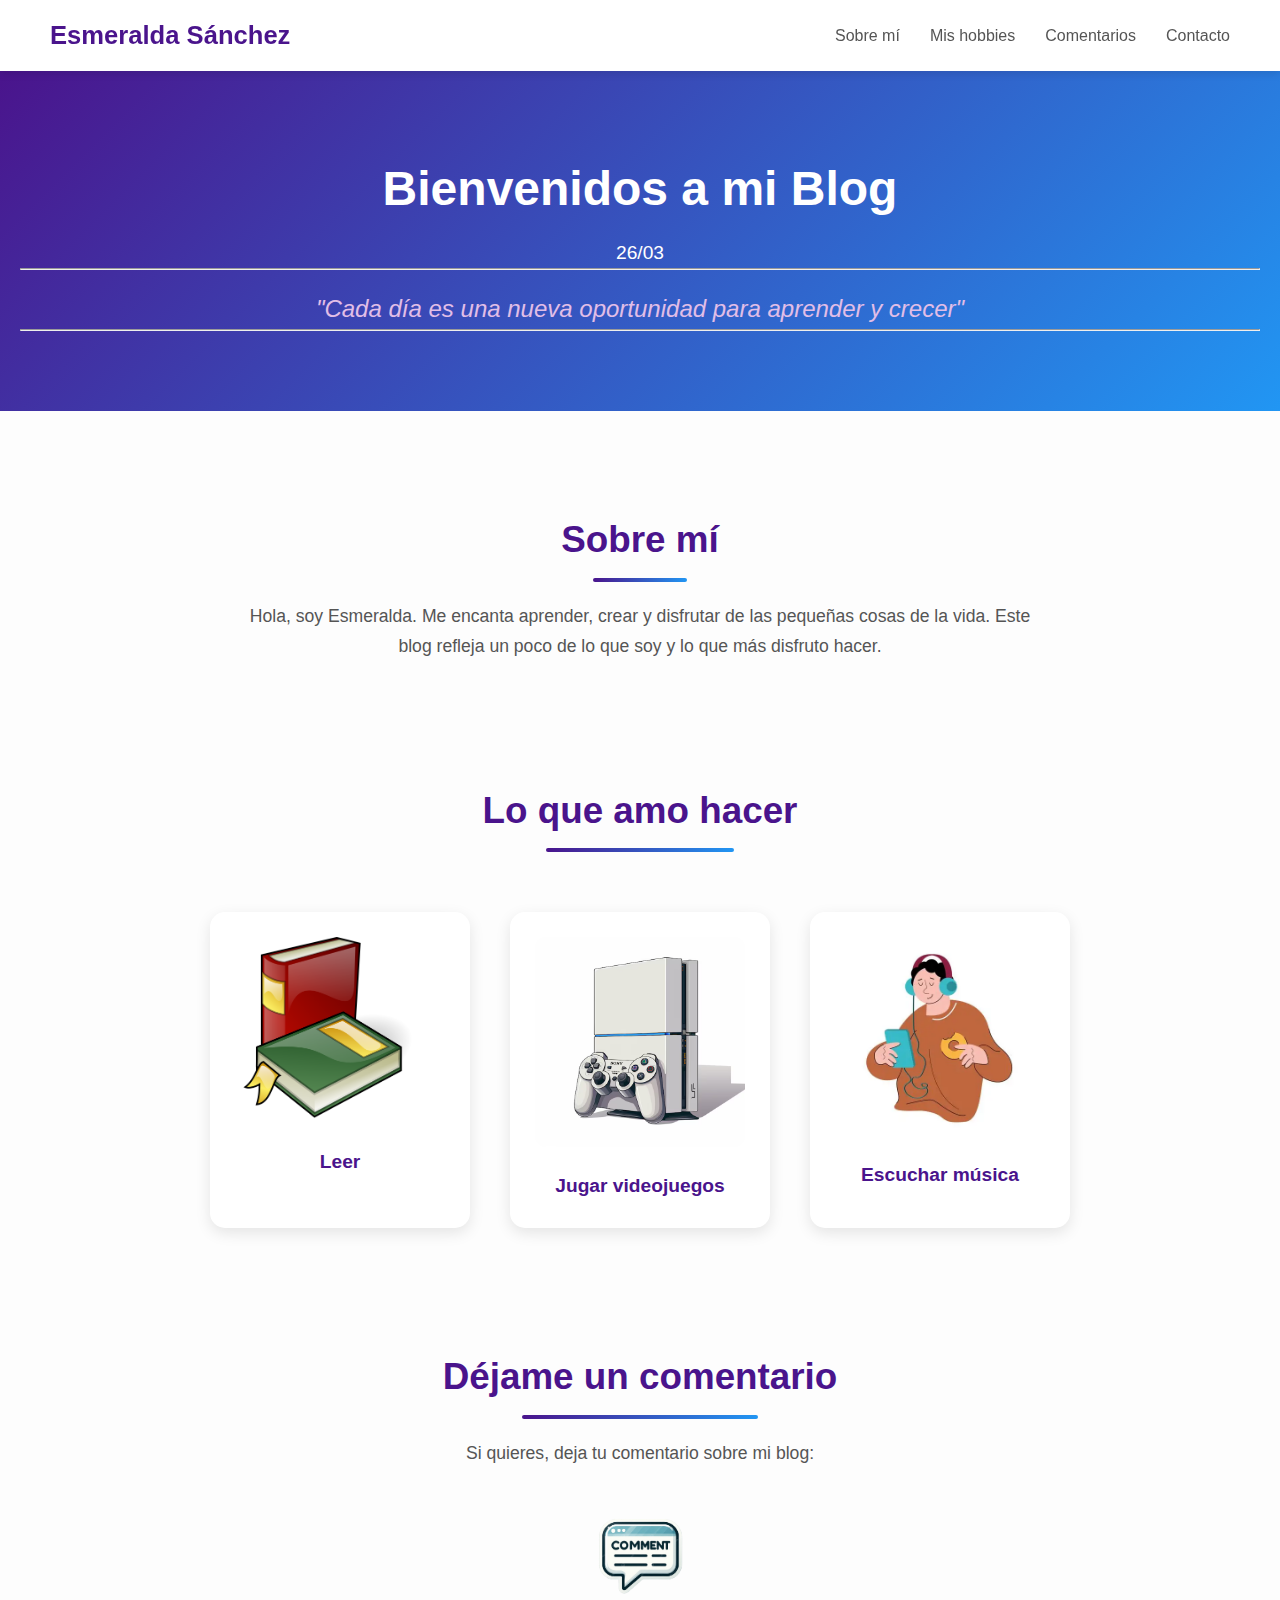
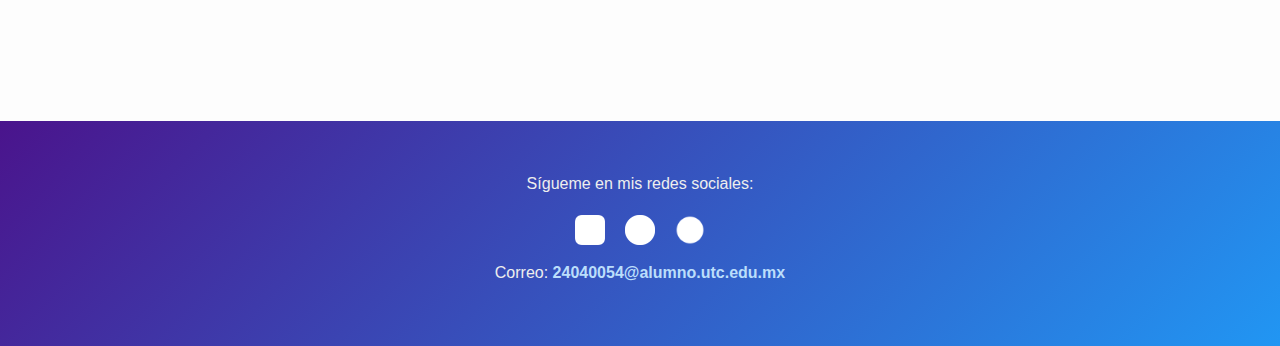
<file: index.html>
<!DOCTYPE html>
<html lang="es">
<head>
    <meta charset="UTF-8">
    <title>Blog de Esmeralda</title>
    <link rel="icon" href="images/icono.png" type="image/png">
    <link rel="stylesheet" href="styles/style.css">
</head>
<body>
    <nav>
        <h1>Esmeralda Sánchez</h1>
        <ul>
            <li><a href="#sobre">Sobre mí</a></li>
            <li><a href="#hobbies">Mis hobbies</a></li>
            <li><a href="#comentarios">Comentarios</a></li>
            <li><a href="#contacto">Contacto</a></li>
        </ul>
    </nav>

    <header>
        <h2>Bienvenidos a mi Blog</h2>
        <p>26/03</p>
        <hr>
        <p class="frase">"Cada día es una nueva oportunidad para aprender y crecer"</p>
        <hr>
    </header>

    <section id="sobre">
        <h2>Sobre mí</h2>
        <p>Hola, soy Esmeralda. Me encanta aprender, crear y disfrutar de las pequeñas cosas de la vida. 
        Este blog refleja un poco de lo que soy y lo que más disfruto hacer.</p>
    </section>

    <section id="hobbies">
        <h2>Lo que amo hacer</h2>
        <div class="actividades">
            <div class="actividad">
                <a href="lecturaCss.html"><img src="images/libro.png" alt="Leer libros"></a>
                <p>Leer</p>
            </div>
            <div class="actividad">
                <a href="videojuegosCss.html"><img src="images/videojuego.png" alt="Jugar videojuegos"></a>
                <p>Jugar videojuegos</p>
            </div>
            <div class="actividad">
                <a href="musicaCss.html"><img src="images/musica.png" alt="Escuchar música"></a>
                <p>Escuchar música</p>
            </div>
        </div>
    </section>

    <section id="comentarios">
        <h2>Déjame un comentario</h2>
        <p>Si quieres, deja tu comentario sobre mi blog:</p>
        <a href="formularioCss.html"><img src="images/comentario.png" alt="Formulario de comentarios" class="comentario-img"></a>
    </section>

    <footer id="contacto">
        <p>Sígueme en mis redes sociales:</p>
        <a href="https://www.instagram.com/esmessar" target="_blank">
            <img src="images/instagram.png" alt="Instagram">
        </a>
        <a href="https://www.facebook.com/share/17JAQgjP73" target="_blank">
            <img src="images/facebook.png" alt="Facebook">
        </a>
        <a href="https://www.tiktok.com/@eeeeeeesssmeeeeeeeee" target="_blank">
            <img src="images/tiktok.png" alt="TikTok">
        </a>
        <p>Correo: <a href="mailto:24040054@alumno.utc.edu.mx">24040054@alumno.utc.edu.mx</a></p>
    </footer>
</body>
</html>
</file>
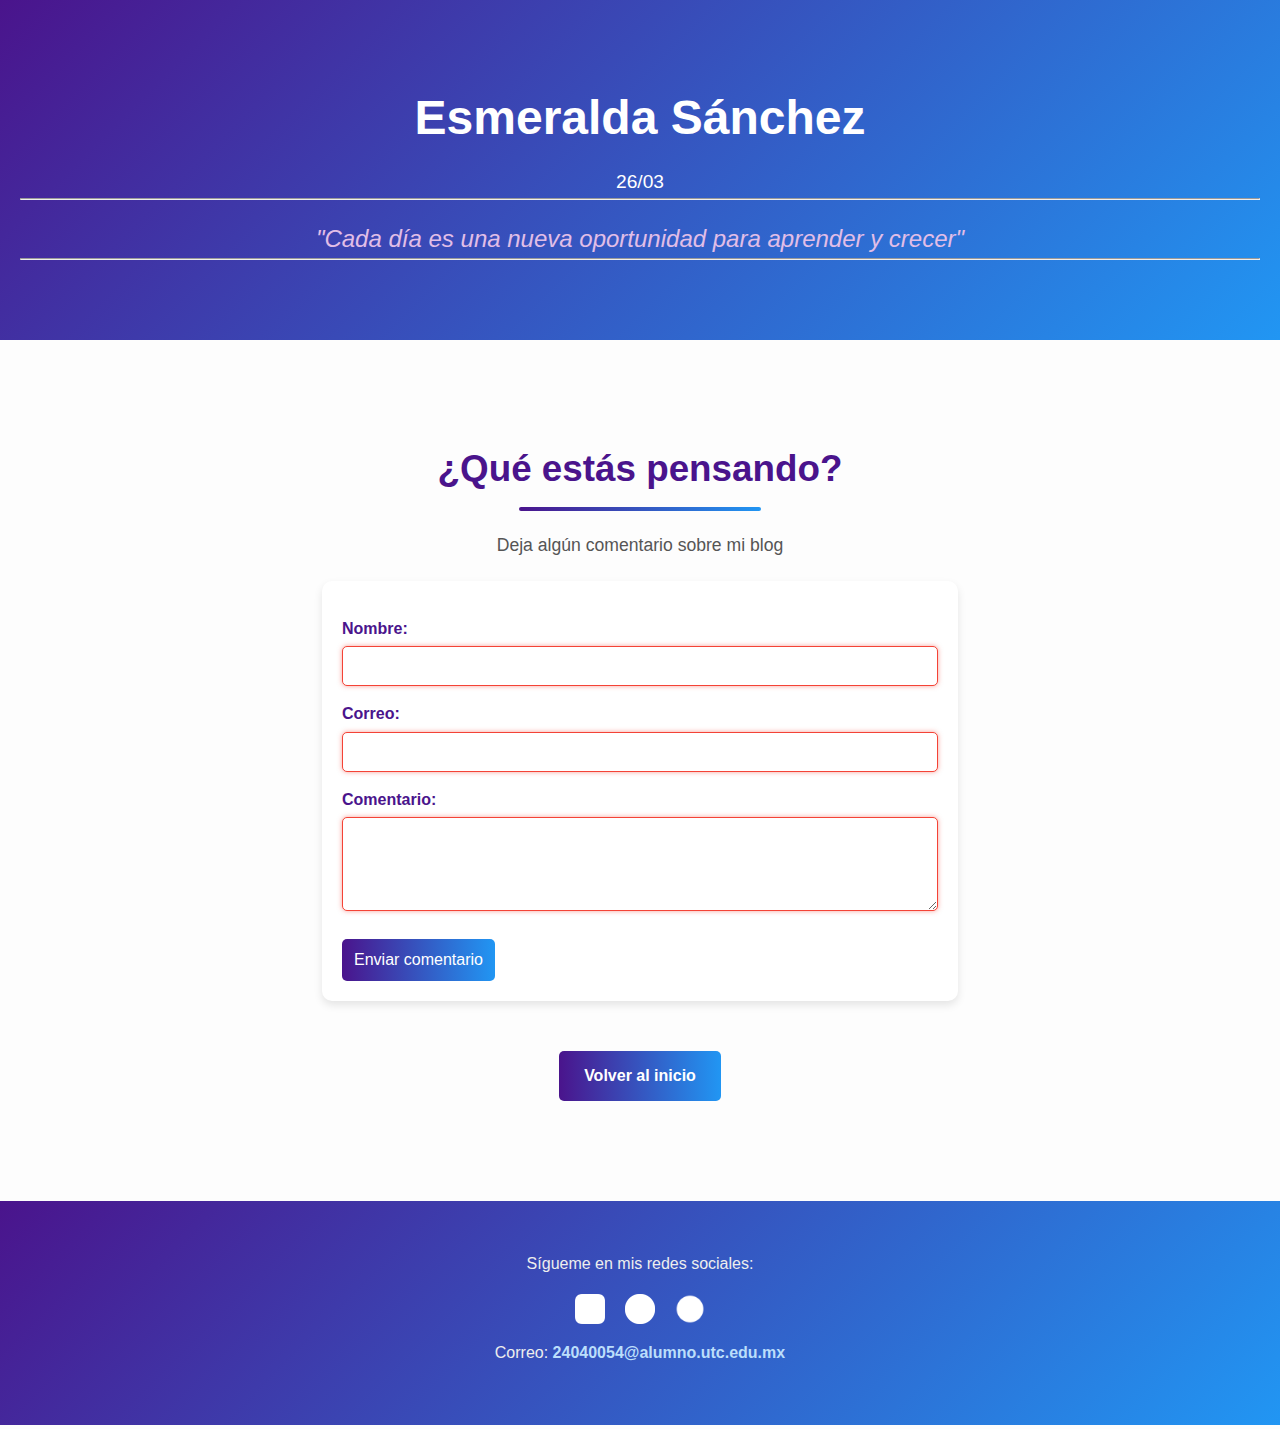
<file: formularioCss.html>
<!DOCTYPE html>
<html lang="es">
<head>
    <meta charset="UTF-8">
    <title>Formulario - Blog de Esmeralda</title>
    <link rel="icon" href="images/icono.png" type="image/png">
    <link rel="stylesheet" href="styles/style.css">
</head>
<body>
    <header>
        <h2>Esmeralda Sánchez</h2>
        <p>26/03</p>
        <hr>
        <p class="frase">"Cada día es una nueva oportunidad para aprender y crecer"</p>
        <hr>
    </header>

    <section>
        <h2>¿Qué estás pensando?</h2>
        <p>Deja algún comentario sobre mi blog</p>
        
        <form class="formulario">
            <label for="nombre">Nombre:</label>
            <input type="text" id="nombre" name="nombre" required>
            
            <label for="correo">Correo:</label>
            <input type="email" id="correo" name="correo" required>
            
            <label for="comentario">Comentario:</label>
            <textarea id="comentario" name="comentario" rows="4" required></textarea>
            
            <button type="submit">Enviar comentario</button>
        </form>

        <a href="index.html" class="btn-volver">Volver al inicio</a>
    </section>

    <footer>
        <p>Sígueme en mis redes sociales:</p>
        <a href="https://www.instagram.com/esmessar" target="_blank"><img src="images/instagram.png" alt="Instagram"></a>
        <a href="https://www.facebook.com/share/17JAQgjP73" target="_blank"><img src="images/facebook.png" alt="Facebook"></a>
        <a href="https://www.tiktok.com/@eeeeeeesssmeeeeeeeee" target="_blank"><img src="images/tiktok.png" alt="TikTok"></a>
        <p>Correo: <a href="mailto:24040054@alumno.utc.edu.mx">24040054@alumno.utc.edu.mx</a></p>
    </footer>
</body>
</html>
</file>
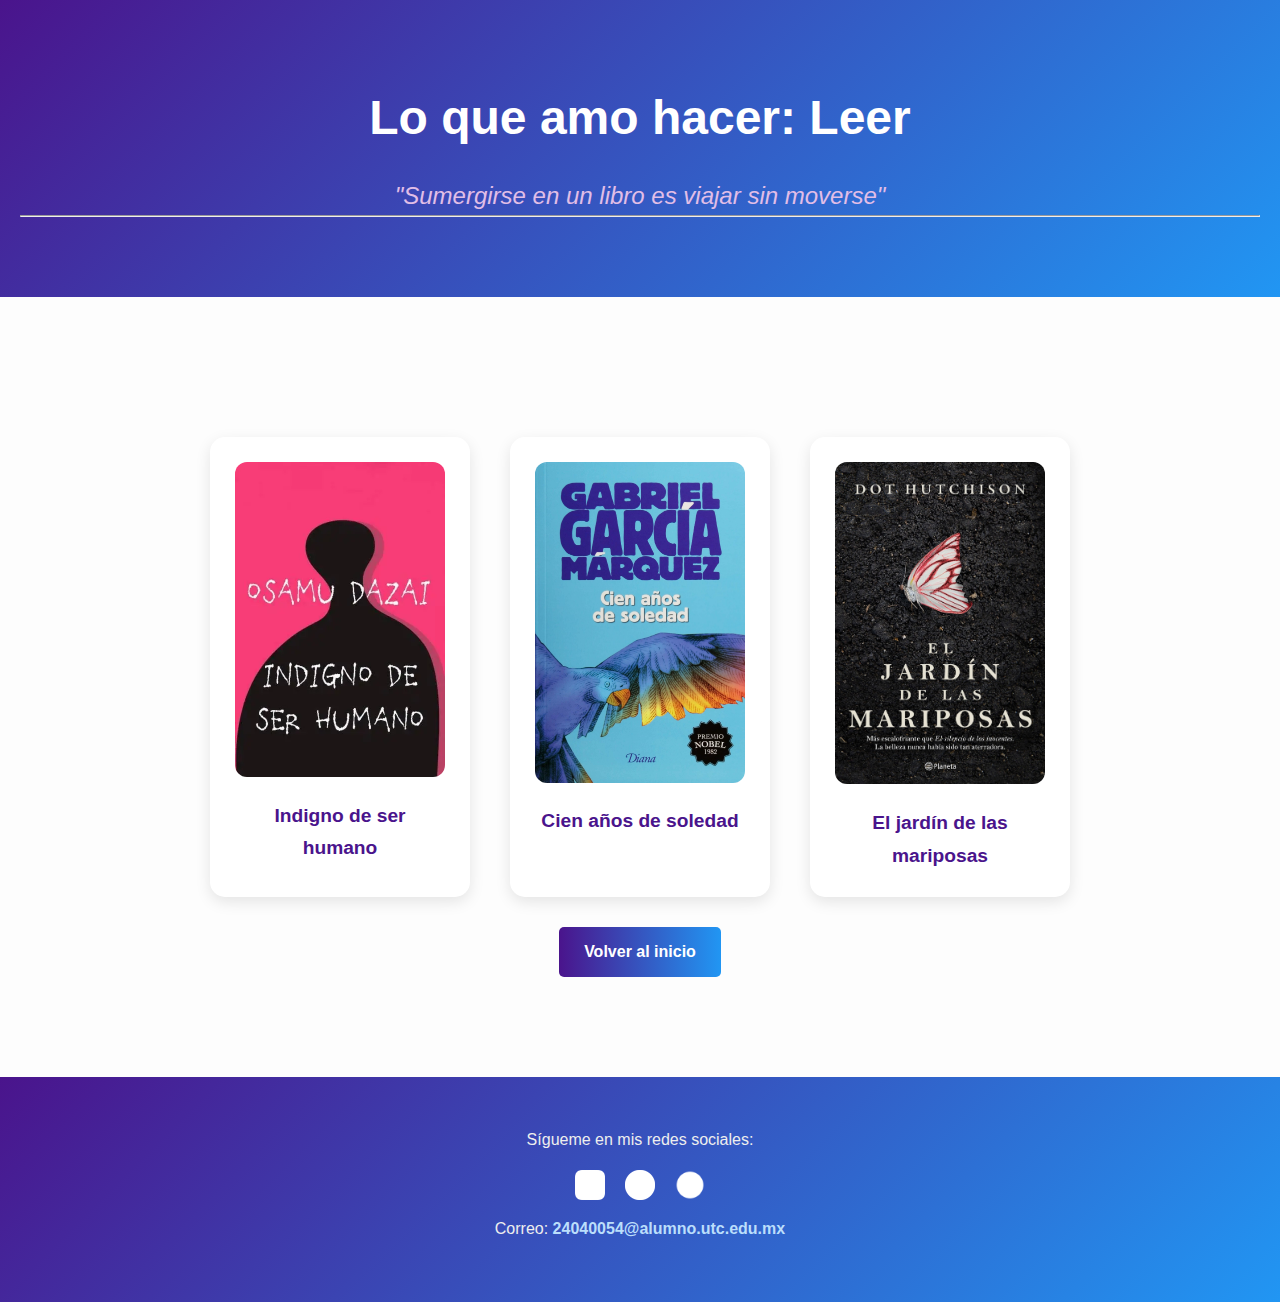
<file: lecturaCss.html>
<!DOCTYPE html>
<html lang="es">
<head>
    <meta charset="UTF-8">
    <title>Lectura - Blog de Esmeralda</title>
    <link rel="icon" href="images/icono.png" type="image/png">
    <link rel="stylesheet" href="styles/style.css">
</head>
<body>
    <header>
        <h2>Lo que amo hacer: Leer</h2>
        <p class="frase">"Sumergirse en un libro es viajar sin moverse"</p>
        <hr>
    </header>

    <section>
        <div class="actividades">
            <div class="actividad">
                <img src="images/libro1.webp" alt="Libro 1">
                <p>Indigno de ser humano</p>
            </div>
            <div class="actividad">
                <img src="images/libro2.jpg" alt="Libro 2">
                <p>Cien años de soledad</p>
            </div>
            <div class="actividad">
                <img src="images/libro3.jpeg" alt="Libro 3">
                <p>El jardín de las mariposas</p>
            </div>
        </div>
        <a href="index.html" class="btn-volver">Volver al inicio</a>
    </section>

    <footer>
        <p>Sígueme en mis redes sociales:</p>
        <a href="https://www.instagram.com/esmessar" target="_blank"><img src="images/instagram.png" alt="Instagram"></a>
        <a href="https://www.facebook.com/share/17JAQgjP73" target="_blank"><img src="images/facebook.png" alt="Facebook"></a>
        <a href="https://www.tiktok.com/@eeeeeeesssmeeeeeeeee" target="_blank"><img src="images/tiktok.png" alt="TikTok"></a>
        <p>Correo: <a href="mailto:24040054@alumno.utc.edu.mx">24040054@alumno.utc.edu.mx</a></p>
    </footer>
</body>
</html>
</file>
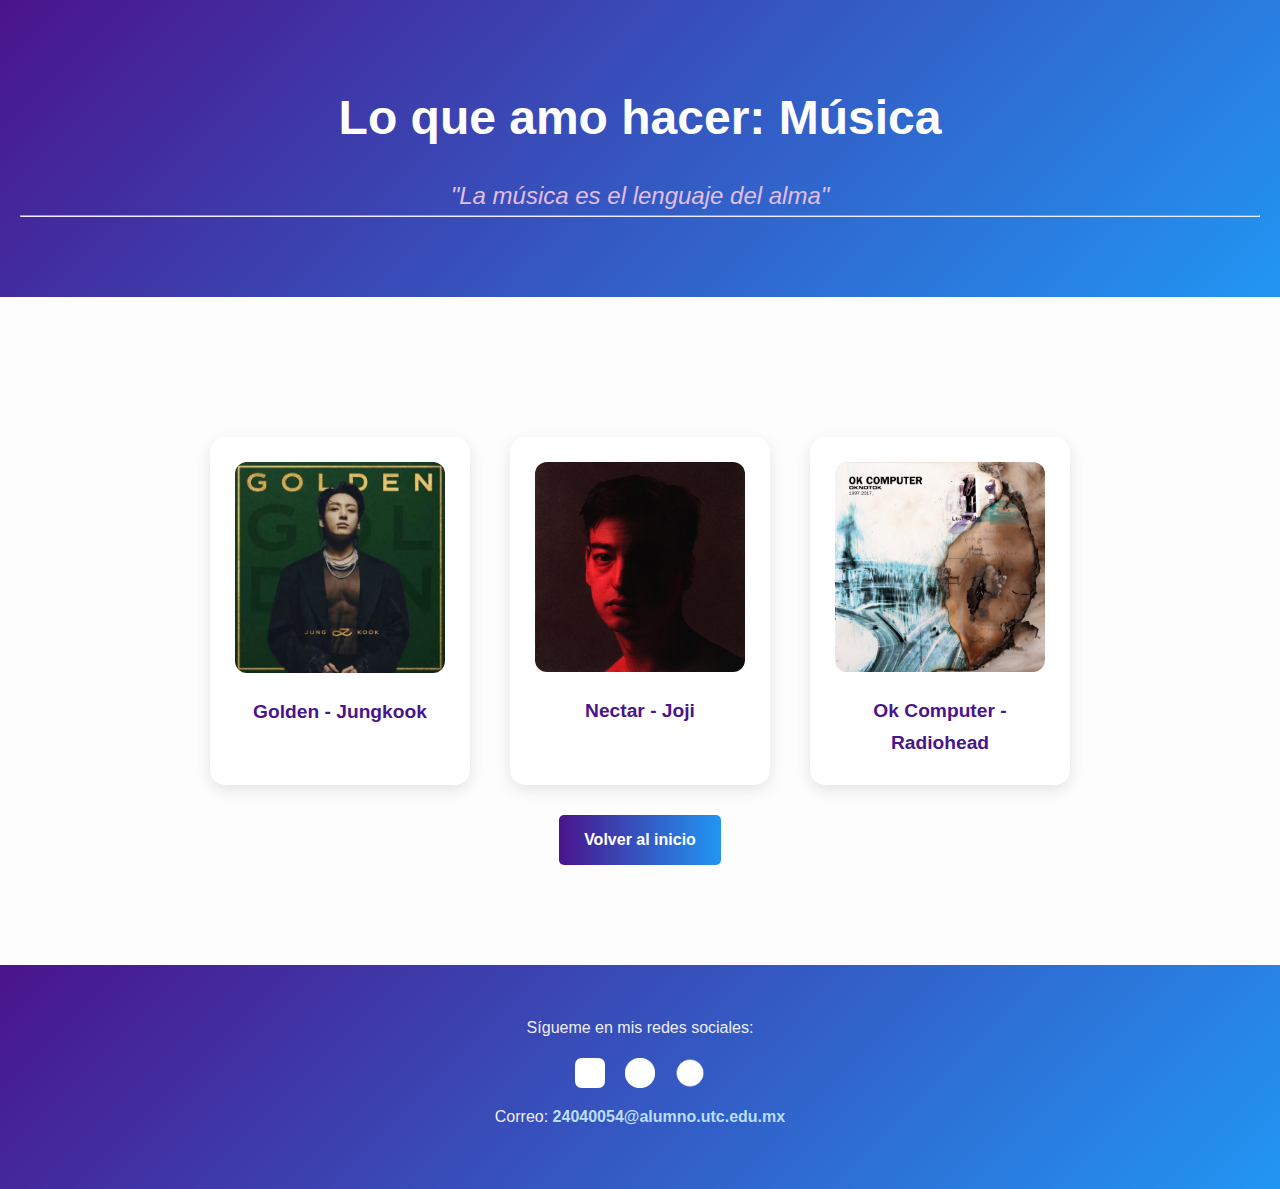
<file: musicaCss.html>
<!DOCTYPE html>
<html lang="es">
<head>
    <meta charset="UTF-8">
    <title>Música - Blog de Esmeralda</title>
    <link rel="icon" href="images/icono.png" type="image/png">
    <link rel="stylesheet" href="styles/style.css">
</head>
<body>
    <header>
        <h2>Lo que amo hacer: Música</h2>
        <p class="frase">"La música es el lenguaje del alma"</p>
        <hr>
    </header>

    <section>
        <div class="actividades">
            <div class="actividad">
                <img src="images/musica1.webp" alt="Música 1">
                <p>Golden - Jungkook</p>
            </div>
            <div class="actividad">
                <img src="images/musica2.jpg" alt="Música 2">
                <p>Nectar - Joji</p>
            </div>
            <div class="actividad">
                <img src="images/musica3.jpg" alt="Música 3">
                <p>Ok Computer - Radiohead</p>
            </div>
        </div>
        <a href="index.html" class="btn-volver">Volver al inicio</a>
    </section>

    <footer>
        <p>Sígueme en mis redes sociales:</p>
        <a href="https://www.instagram.com/esmessar" target="_blank"><img src="images/instagram.png" alt="Instagram"></a>
        <a href="https://www.facebook.com/share/17JAQgjP73" target="_blank"><img src="images/facebook.png" alt="Facebook"></a>
        <a href="https://www.tiktok.com/@eeeeeeesssmeeeeeeeee" target="_blank"><img src="images/tiktok.png" alt="TikTok"></a>
        <p>Correo: <a href="mailto:24040054@alumno.utc.edu.mx">24040054@alumno.utc.edu.mx</a></p>
    </footer>
</body>
</html>
</file>
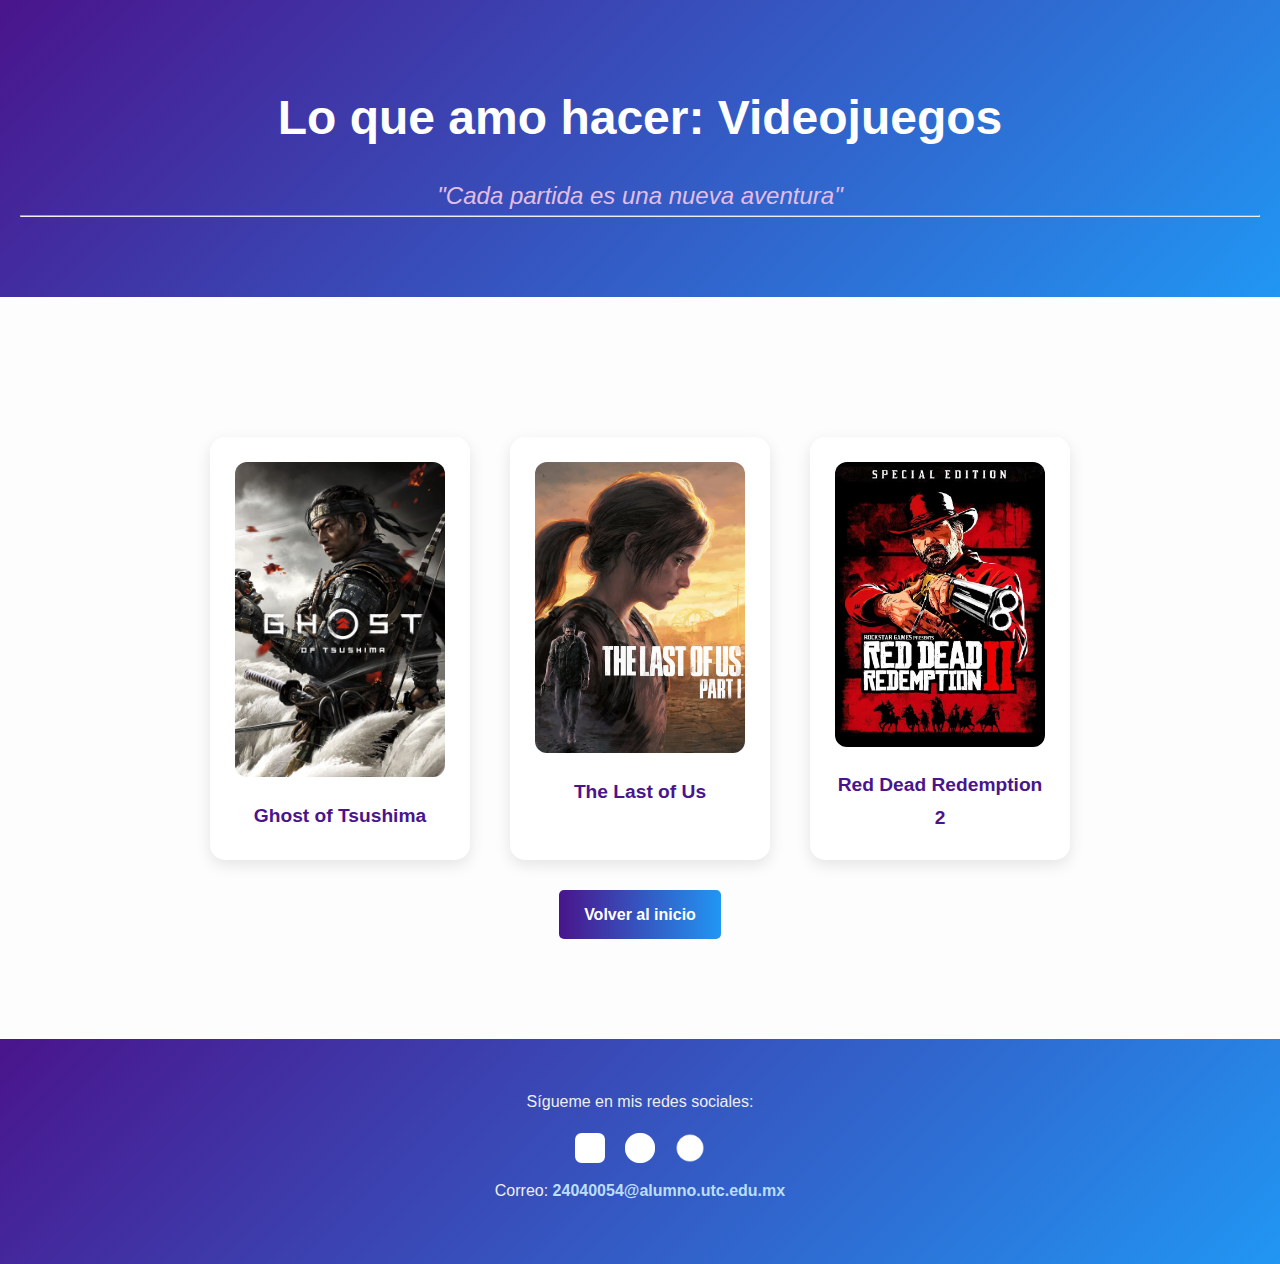
<file: videojuegosCss.html>
<!DOCTYPE html>
<html lang="es">
<head>
    <meta charset="UTF-8">
    <title>Videojuegos - Blog de Esmeralda</title>
    <link rel="icon" href="images/icono.png" type="image/png">
    <link rel="stylesheet" href="styles/style.css">
</head>
<body>
    <header>
        <h2>Lo que amo hacer: Videojuegos</h2>
        <p class="frase">"Cada partida es una nueva aventura"</p>
        <hr>
    </header>

    <section>
        <div class="actividades">
            <div class="actividad">
                <img src="images/juego1.jpeg" alt="Videojuego 1">
                <p>Ghost of Tsushima</p>
            </div>
            <div class="actividad">
                <img src="images/juego2.jpeg" alt="Videojuego 2">
                <p>The Last of Us</p>
            </div>
            <div class="actividad">
                <img src="images/juego3.jpg" alt="Videojuego 3">
                <p>Red Dead Redemption 2</p>
            </div>
        </div>
        <a href="index.html" class="btn-volver">Volver al inicio</a>
    </section>

    <footer>
        <p>Sígueme en mis redes sociales:</p>
        <a href="https://www.instagram.com/esmessar" target="_blank"><img src="images/instagram.png" alt="Instagram"></a>
        <a href="https://www.facebook.com/share/17JAQgjP73" target="_blank"><img src="images/facebook.png" alt="Facebook"></a>
        <a href="https://www.tiktok.com/@eeeeeeesssmeeeeeeeee" target="_blank"><img src="images/tiktok.png" alt="TikTok"></a>
        <p>Correo: <a href="mailto:24040054@alumno.utc.edu.mx">24040054@alumno.utc.edu.mx</a></p>
    </footer>
</body>
</html>
</file>
<file: styles/style.css>
/* ==================================================
   VARIABLES GLOBALES
   ================================================== */
:root {
    --color-primary: #4a148c;
    --color-secondary: #2196f3;
    --color-accent: #e1bee7;
    --color-text: #333;
    --color-text-light: #555;
    --color-bg: #fdfdfd;
    --shadow-light: 0 3px 8px rgba(0,0,0,0.1);
    --shadow-medium: 0 5px 15px rgba(0,0,0,0.1);
    --shadow-hover: 0 12px 25px rgba(0,0,0,0.15);
    --radius-small: 5px;
    --radius-medium: 10px;
    --radius-large: 15px;
    --transition-default: 0.3s ease;
    --font-family: 'Poppins', sans-serif;
}

/* ==================================================
   ESTILOS GENERALES
   ================================================== */
* {
    margin: 0;
    padding: 0;
    box-sizing: border-box;
}

body {
    font-family: var(--font-family);
    background: var(--color-bg);
    color: var(--color-text);
    overflow-x: hidden;
    line-height: 1.6;
    font-size: 16px;
    text-align: center;
}

/* ==================================================
   NAVBAR
   ================================================== */
nav {
    background: rgba(255, 255, 255, 0.95);
    backdrop-filter: blur(8px);
    padding: 15px 50px;
    display: flex;
    justify-content: space-between;
    align-items: center;
    box-shadow: var(--shadow-light);
    position: sticky;
    top: 0;
    z-index: 100;
}

nav h1 {
    font-size: 1.6em;
    font-weight: bold;
    color: var(--color-primary);
}

nav ul {
    list-style: none;
    display: flex;
    gap: 30px;
}

nav ul li a {
    text-decoration: none;
    color: var(--color-text-light);
    font-weight: 500;
    position: relative;
    transition: color var(--transition-default);
}

nav ul li a::after {
    content: '';
    position: absolute;
    width: 0%;
    height: 2px;
    bottom: -5px;
    left: 0;
    background: linear-gradient(90deg, var(--color-primary), var(--color-secondary));
    transition: width var(--transition-default);
}

nav ul li a:hover {
    color: var(--color-primary);
}

nav ul li a:hover::after {
    width: 100%;
}

/* ==================================================
   HEADER
   ================================================== */
header {
    text-align: center;
    padding: 80px 20px;
    background: linear-gradient(135deg, var(--color-primary), var(--color-secondary));
    color: white;
    animation: fadeIn 1.5s cubic-bezier(0.4,0,0.2,1) forwards;
}

header h2 {
    font-size: 3em;
    margin-bottom: 10px;
}

header p {
    font-size: 1.2em;
}

.frase {
    font-style: italic;
    font-size: 1.5em;
    margin-top: 20px;
    color: var(--color-accent);
}

/* ==================================================
   ANIMACIONES
   ================================================== */
@keyframes fadeIn {
    from { opacity: 0; transform: translateY(30px);}
    to { opacity: 1; transform: translateY(0);}
}

/* ==================================================
   SECCIONES
   ================================================== */
section {
    max-width: 1100px;
    margin: 80px auto;
    padding: 20px;
    text-align: center;
}

section h2 {
    margin-bottom: 20px;
    font-size: 2.3em;
    color: var(--color-primary);
    position: relative;
    display: inline-block;
}

section h2::after {
    content: '';
    display: block;
    width: 60%;
    height: 4px;
    margin: 8px auto 0;
    border-radius: 2px;
    background: linear-gradient(90deg,var(--color-primary),var(--color-secondary));
}

section p {
    font-size: 1.1em;
    color: var(--color-text-light);
    max-width: 800px;
    margin: auto;
    line-height: 1.7;
}

/* ==================================================
   INDEX - ACTIVIDADES
   ================================================== */
.actividades {
    display: flex;
    justify-content: center;
    flex-wrap: wrap;
    gap: 40px;
    margin-top: 40px;
}

.actividad {
    background: white;
    border-radius: var(--radius-large);
    box-shadow: var(--shadow-medium);
    width: 260px;
    padding: 25px;
    transition: transform 0.4s ease, box-shadow 0.4s ease;
    cursor: pointer;
    text-align: center;
}

.actividad:hover {
    transform: translateY(-12px) scale(1.03);
    box-shadow: var(--shadow-hover);
}

.actividad img {
    width: 100%;
    border-radius: 12px;
    margin-bottom: 15px;
    transition: transform var(--transition-default);
}

.actividad:hover img {
    transform: scale(1.05);
}

.actividad p {
    font-weight: bold;
    color: var(--color-primary);
    font-size: 1.2em;
}

/* ==================================================
   FORMULARIO
   ================================================== */
form.formulario {
    margin: 20px auto;
    width: 60%;
    text-align: left;
    background: #fff;
    padding: 20px;
    border-radius: var(--radius-medium);
    box-shadow: 0px 4px 8px rgba(0,0,0,0.1);
}

form.formulario label {
    display: block;
    font-weight: bold;
    margin-top: 15px;
    color: var(--color-primary);
}

form.formulario input,
form.formulario textarea {
    width: 100%;
    margin-top: 5px;
    padding: 10px;
    border: 1px solid #ccc;
    border-radius: var(--radius-small);
    font-size: 1em;
    transition: border-color var(--transition-default), box-shadow var(--transition-default);
}

form.formulario input:focus,
form.formulario textarea:focus {
    outline: none;
    border-color: var(--color-primary);
    box-shadow: 0 0 5px rgba(126,87,194,0.5);
}

form.formulario input:invalid,
form.formulario textarea:invalid {
    border-color: #f44336;
    box-shadow: 0 0 5px rgba(244,67,54,0.5);
}

form.formulario button {
    margin-top: 20px;
    padding: 12px;
    background: linear-gradient(90deg,var(--color-primary),var(--color-secondary));
    color: white;
    border: none;
    border-radius: var(--radius-small);
    font-size: 1em;
    cursor: pointer;
    transition: opacity var(--transition-default);
}

form.formulario button:hover {
    opacity: 0.85;
}

/* ==================================================
   COMENTARIOS
   ================================================== */
.comentario-img {
    width: 120px;
    margin-top: 25px;
    transition: transform var(--transition-default), filter var(--transition-default);
}

.comentario-img:hover {
    transform: rotate(-5deg) scale(1.1);
    filter: drop-shadow(0 0 10px rgba(126,87,194,0.5));
}

/* ==================================================
   FOOTER
   ================================================== */
footer {
    background: linear-gradient(135deg,var(--color-primary),var(--color-secondary));
    color: #eee;
    text-align: center;
    padding: 50px 20px;
    margin-top: 80px;
}

footer p {
    margin-bottom: 10px;
}

footer img {
    width: 30px;
    margin: 8px;
    transition: transform var(--transition-default), filter var(--transition-default);
    filter: brightness(0) invert(1);
    cursor: pointer;
}

footer img:hover {
    transform: scale(1.3);
    filter: drop-shadow(0 0 8px var(--color-primary));
}

footer a {
    color: #bbdefb;
    text-decoration: none;
    font-weight: bold;
}

footer a:hover {
    text-decoration: underline;
}

/* ==================================================
   RESPONSIVIDAD
   ================================================== */
@media (max-width: 768px) {
    nav {
        flex-direction: column;
        gap: 15px;
        padding: 15px;
    }

    .actividades {
        flex-direction: column;
        gap: 20px;
    }

    form.formulario {
        width: 90%;
        padding: 15px;
    }

    header h2 {
        font-size: 2em;
    }

    section h2 {
        font-size: 2em;
    }
}
.btn-volver {
    display: inline-block;
    margin: 30px auto 0;
    padding: 12px 25px;
    background: linear-gradient(90deg, var(--color-primary), var(--color-secondary));
    color: white;
    font-weight: bold;
    border-radius: var(--radius-small);
    text-decoration: none;
    transition: opacity var(--transition-default);
}

.btn-volver:hover {
    opacity: 0.85;
}
</file>
